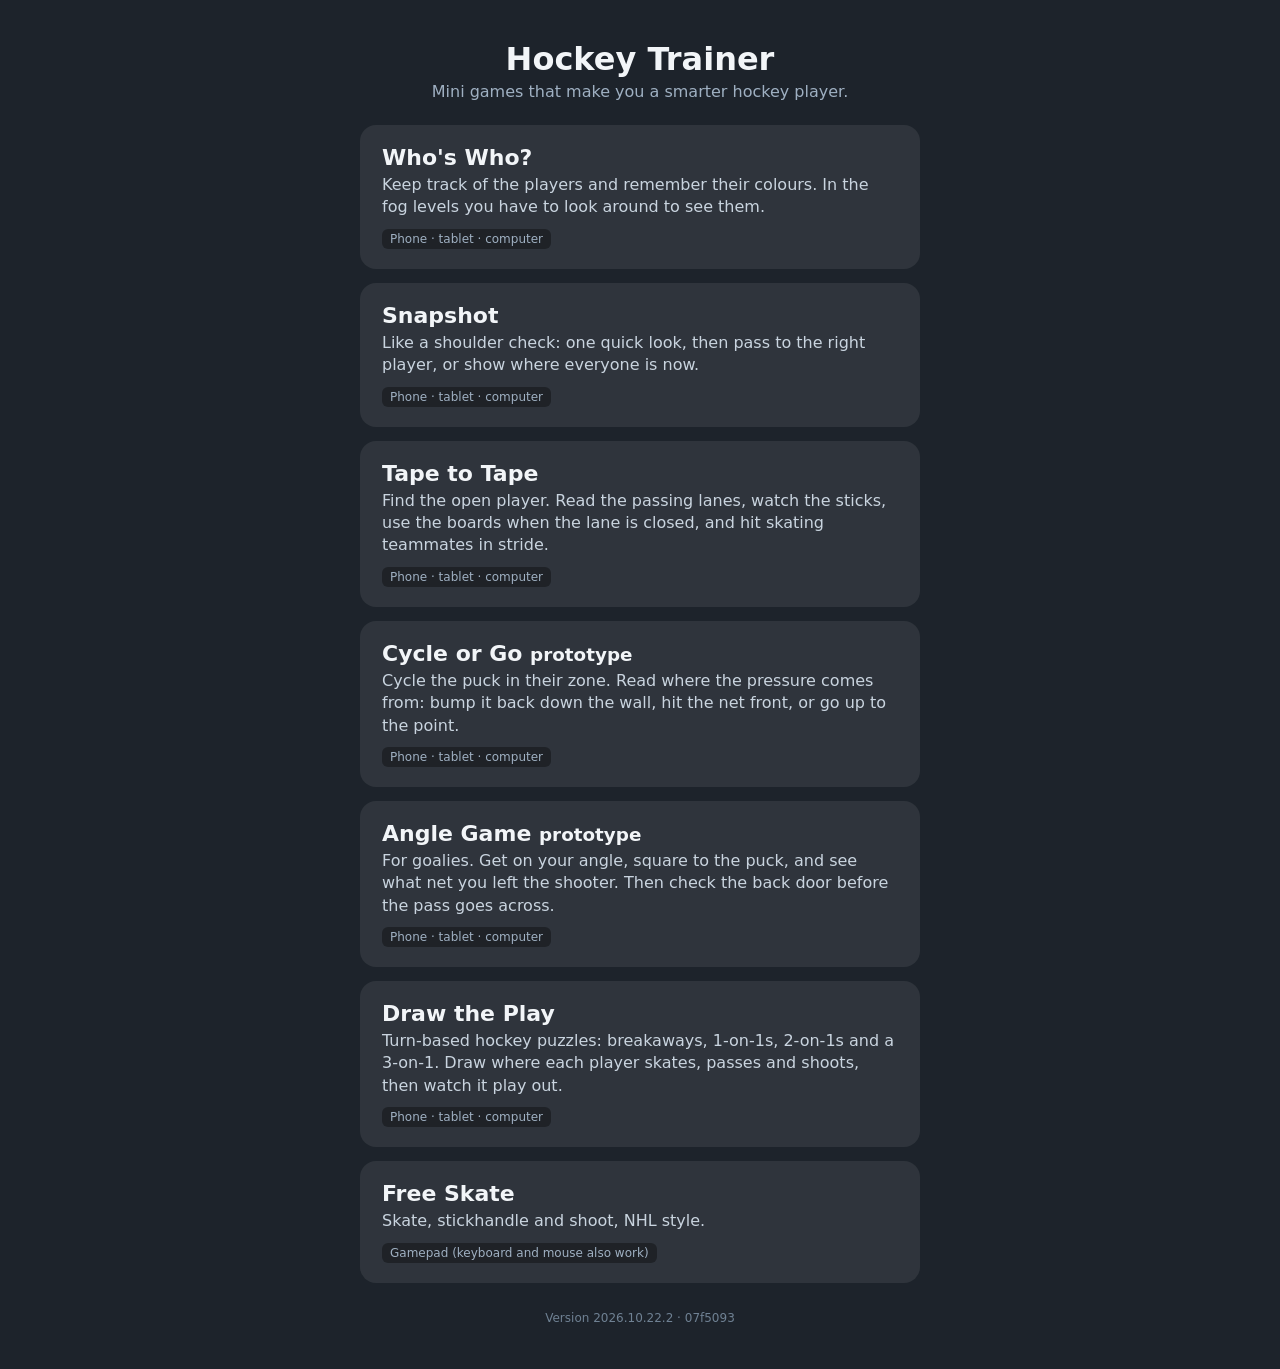
<file: index.html>
<!doctype html>
<html lang="en">
  <head>
    <meta charset="UTF-8" />
    <meta name="viewport" content="width=device-width, initial-scale=1.0, viewport-fit=cover" />
    <meta name="theme-color" content="#1d232b" />
    <link rel="icon" href="favicon.ico" sizes="48x48" />
    <link rel="icon" href="icon.svg" type="image/svg+xml" />
    <link rel="apple-touch-icon" href="apple-touch-icon-180x180.png" />
    <title>Hockey Trainer</title>
    <style>
      * { box-sizing: border-box; }
      body {
        margin: 0; min-height: 100vh; background: #1d232b; color: #f2f5f8;
        font-family: system-ui, -apple-system, 'Segoe UI', sans-serif;
        display: flex; flex-direction: column; align-items: center; padding: 32px 16px;
      }
      h1 { margin: 8px 0 4px; font-size: 32px; }
      p.lead { margin: 0 0 24px; color: #9fb0c2; text-align: center; }
      .games { display: grid; gap: 14px; width: min(560px, 100%); }
      a.game {
        display: block; padding: 18px 20px; border-radius: 16px; text-decoration: none; color: inherit;
        background: rgba(255,255,255,0.08); border: 2px solid transparent;
      }
      a.game:hover, a.game:focus-visible { border-color: #2f7fe0; outline: none; }
      a.game h2 { margin: 0 0 4px; font-size: 22px; }
      a.game p { margin: 0; color: #c9d4df; line-height: 1.4; }
      .tag {
        display: inline-block; margin-top: 10px; padding: 3px 8px; border-radius: 6px;
        font-size: 12px; background: rgba(0,0,0,0.35); color: #9fb0c2;
      }
      #update {
        display: flex; align-items: center; gap: 12px; width: min(560px, 100%); margin-bottom: 18px;
        padding: 10px 12px 10px 16px; border-radius: 12px; background: rgba(47,127,224,0.2);
      }
      .version { margin-top: 28px; font-size: 12px; color: #6f8193; }
      #update[hidden] { display: none; }
      #update span { flex: 1; }
      #update button {
        padding: 8px 14px; border: 0; border-radius: 8px; background: #2f7fe0; color: #fff;
        font: inherit; font-weight: 600; cursor: pointer;
      }
    </style>
    <script type="module" crossorigin src="./assets/main-BuPHjsuk.js"></script>
    <link rel="modulepreload" crossorigin href="./assets/pwa-BG3mUW8S.js">
    <link rel="modulepreload" crossorigin href="./assets/version-DSTBtoS7.js">
  <link rel="manifest" href="./manifest.webmanifest" crossorigin="use-credentials"></head>
  <body>
    <h1>Hockey Trainer</h1>
    <p class="lead">Mini games that make you a smarter hockey player.</p>
    <div id="update" hidden><span>A new version is ready.</span><button>Update</button></div>
    <div class="games">
      <a class="game" href="whoswho.html">
        <h2>Who's Who?</h2>
        <p>Keep track of the players and remember their colours. In the fog levels you have to look around to see them.</p>
        <span class="tag">Phone · tablet · computer</span>
      </a>
      <a class="game" href="snapshot.html">
        <h2>Snapshot</h2>
        <p>Like a shoulder check: one quick look, then pass to the right player, or show where everyone is now.</p>
        <span class="tag">Phone · tablet · computer</span>
      </a>
      <a class="game" href="tapetotape.html">
        <h2>Tape to Tape</h2>
        <p>Find the open player. Read the passing lanes, watch the sticks, use the boards when the lane is closed, and hit skating teammates in stride.</p>
        <span class="tag">Phone · tablet · computer</span>
      </a>
      <a class="game" href="cycle.html">
        <h2>Cycle or Go <small>prototype</small></h2>
        <p>Cycle the puck in their zone. Read where the pressure comes from: bump it back down the wall, hit the net front, or go up to the point.</p>
        <span class="tag">Phone · tablet · computer</span>
      </a>
      <a class="game" href="goalie.html">
        <h2>Angle Game <small>prototype</small></h2>
        <p>For goalies. Get on your angle, square to the puck, and see what net you left the shooter. Then check the back door before the pass goes across.</p>
        <span class="tag">Phone · tablet · computer</span>
      </a>
      <a class="game" href="drawplay.html">
        <h2>Draw the Play</h2>
        <p>Turn-based hockey puzzles: breakaways, 1-on-1s, 2-on-1s and a 3-on-1. Draw where each player skates, passes and shoots, then watch it play out.</p>
        <span class="tag">Phone · tablet · computer</span>
      </a>
      <a class="game" href="sandbox.html">
        <h2>Free Skate</h2>
        <p>Skate, stickhandle and shoot, NHL style.</p>
        <span class="tag">Gamepad (keyboard and mouse also work)</span>
      </a>
    </div>
    <p class="version" data-version></p>
  </body>
</html>
</file>
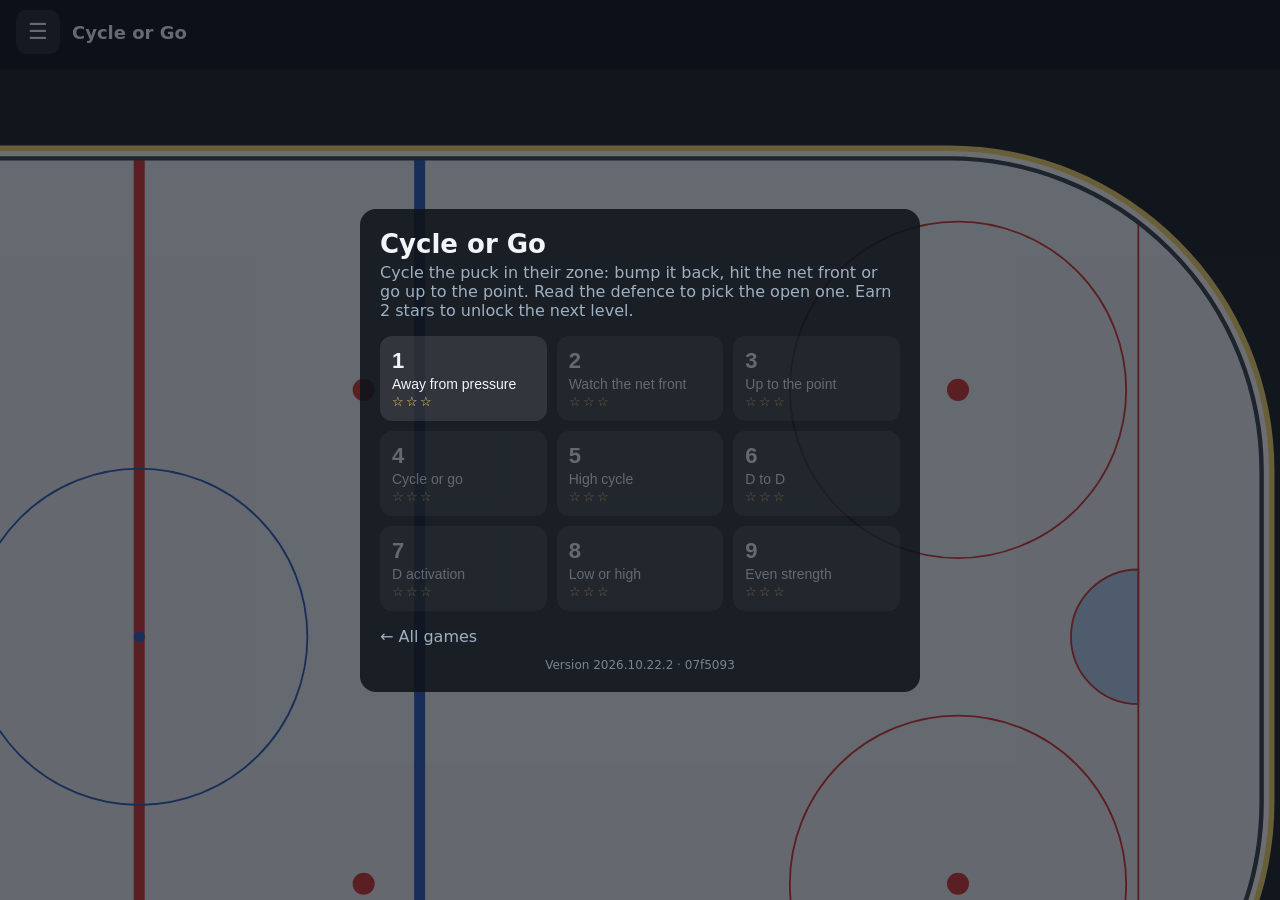
<file: cycle.html>
<!doctype html>
<html lang="en">
  <head>
    <meta charset="UTF-8" />
    <meta name="viewport" content="width=device-width, initial-scale=1.0, maximum-scale=1.0, user-scalable=no, viewport-fit=cover" />
    <meta name="theme-color" content="#1d232b" />
    <link rel="icon" href="favicon.ico" sizes="48x48" />
    <link rel="icon" href="icon.svg" type="image/svg+xml" />
    <link rel="apple-touch-icon" href="apple-touch-icon-180x180.png" />
    <title>Cycle or Go</title>
    <script type="module" crossorigin src="./assets/cycle-C-0TlZ2o.js"></script>
    <link rel="modulepreload" crossorigin href="./assets/pwa-BG3mUW8S.js">
    <link rel="modulepreload" crossorigin href="./assets/fps-CtkHft6i.js">
    <link rel="modulepreload" crossorigin href="./assets/draw-OoC0JJEW.js">
    <link rel="modulepreload" crossorigin href="./assets/version-DSTBtoS7.js">
    <link rel="modulepreload" crossorigin href="./assets/timer-CuZj81FU.js">
    <link rel="stylesheet" crossorigin href="./assets/draw-BAU08w7h.css">
  <link rel="manifest" href="./manifest.webmanifest" crossorigin="use-credentials"></head>
  <body>
    <canvas id="field"></canvas>
    <header id="top">
      <button id="btn-levels" aria-label="Levels">&#9776;</button>
      <div id="title"></div>
      <div id="stars"></div>
    </header>
    <div id="timer"><div id="timer-fill"></div></div>
    <div id="message"></div>
    <footer id="bottom"></footer>
    <div id="levels">
      <div class="panel">
        <h1>Cycle or Go</h1>
        <p>Cycle the puck in their zone: bump it back, hit the net front or go up to the point. Read the defence to pick the open one. Earn 2 stars to unlock the next level.</p>
        <div id="levels-grid"></div>
        <a class="home" href="./">&larr; All games</a>
        <p class="version" data-version></p>
      </div>
    </div>
  </body>
</html>
</file>
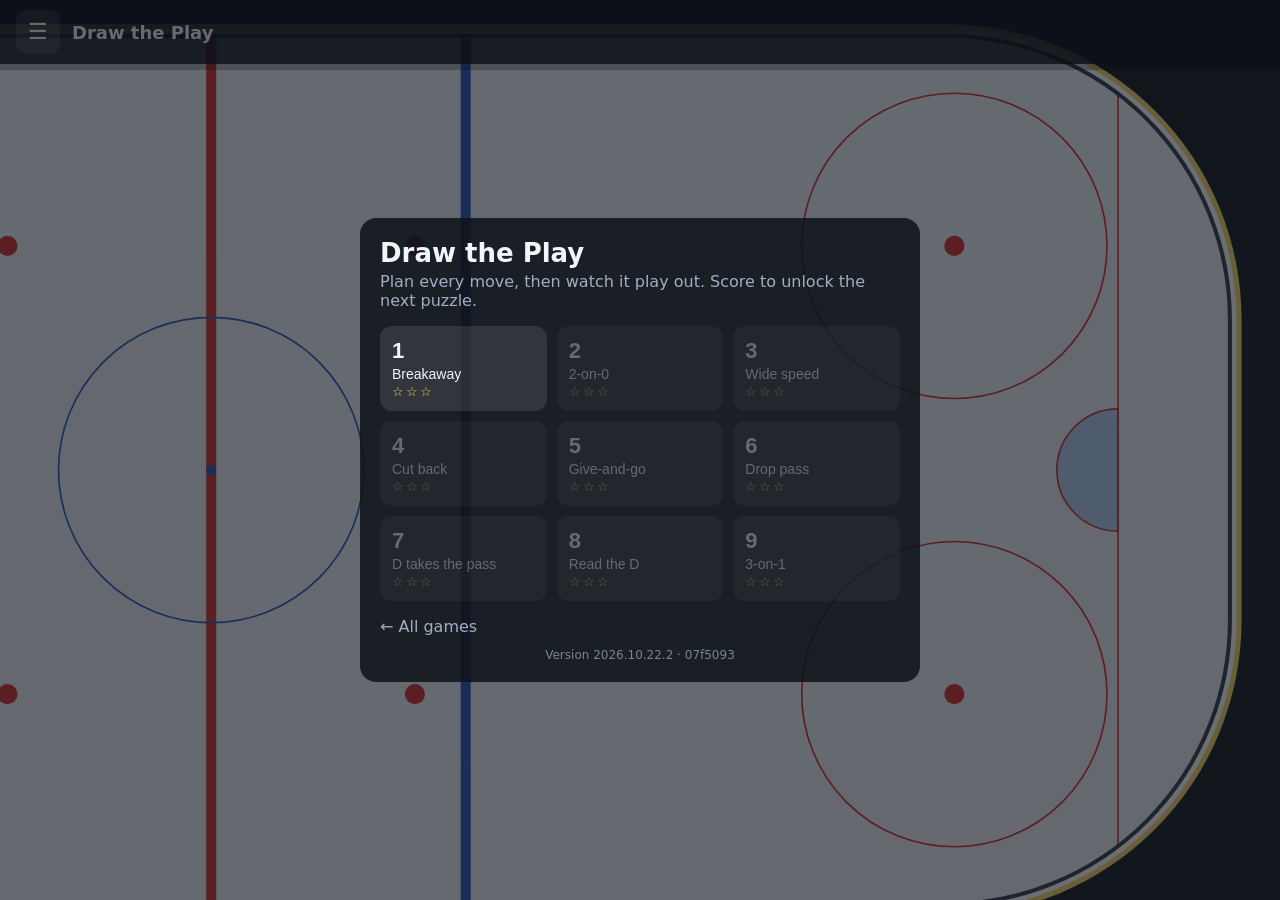
<file: drawplay.html>
<!doctype html>
<html lang="en">
  <head>
    <meta charset="UTF-8" />
    <meta name="viewport" content="width=device-width, initial-scale=1.0, maximum-scale=1.0, user-scalable=no, viewport-fit=cover" />
    <meta name="theme-color" content="#1d232b" />
    <link rel="icon" href="favicon.ico" sizes="48x48" />
    <link rel="icon" href="icon.svg" type="image/svg+xml" />
    <link rel="apple-touch-icon" href="apple-touch-icon-180x180.png" />
    <title>Draw the Play</title>
    <script type="module" crossorigin src="./assets/drawplay-CTW6RQ1U.js"></script>
    <link rel="modulepreload" crossorigin href="./assets/pwa-BG3mUW8S.js">
    <link rel="modulepreload" crossorigin href="./assets/fps-CtkHft6i.js">
    <link rel="modulepreload" crossorigin href="./assets/draw-OoC0JJEW.js">
    <link rel="modulepreload" crossorigin href="./assets/version-DSTBtoS7.js">
    <link rel="modulepreload" crossorigin href="./assets/rng-CvEn6HJp.js">
    <link rel="stylesheet" crossorigin href="./assets/draw-BAU08w7h.css">
  <link rel="manifest" href="./manifest.webmanifest" crossorigin="use-credentials"></head>
  <body>
    <canvas id="field"></canvas>
    <header id="top">
      <button id="btn-levels" aria-label="Levels">&#9776;</button>
      <div id="title"></div>
      <div id="stars"></div>
    </header>
    <div id="timer"><div id="timer-fill"></div></div>
    <div id="message"></div>
    <div id="drag-label"></div>
    <footer id="bottom"></footer>
    <div id="levels">
      <div class="panel">
        <h1>Draw the Play</h1>
        <p>Plan every move, then watch it play out. Score to unlock the next puzzle.</p>
        <div id="levels-grid"></div>
        <a class="home" href="./">&larr; All games</a>
        <p class="version" data-version></p>
      </div>
    </div>
  </body>
</html>
</file>
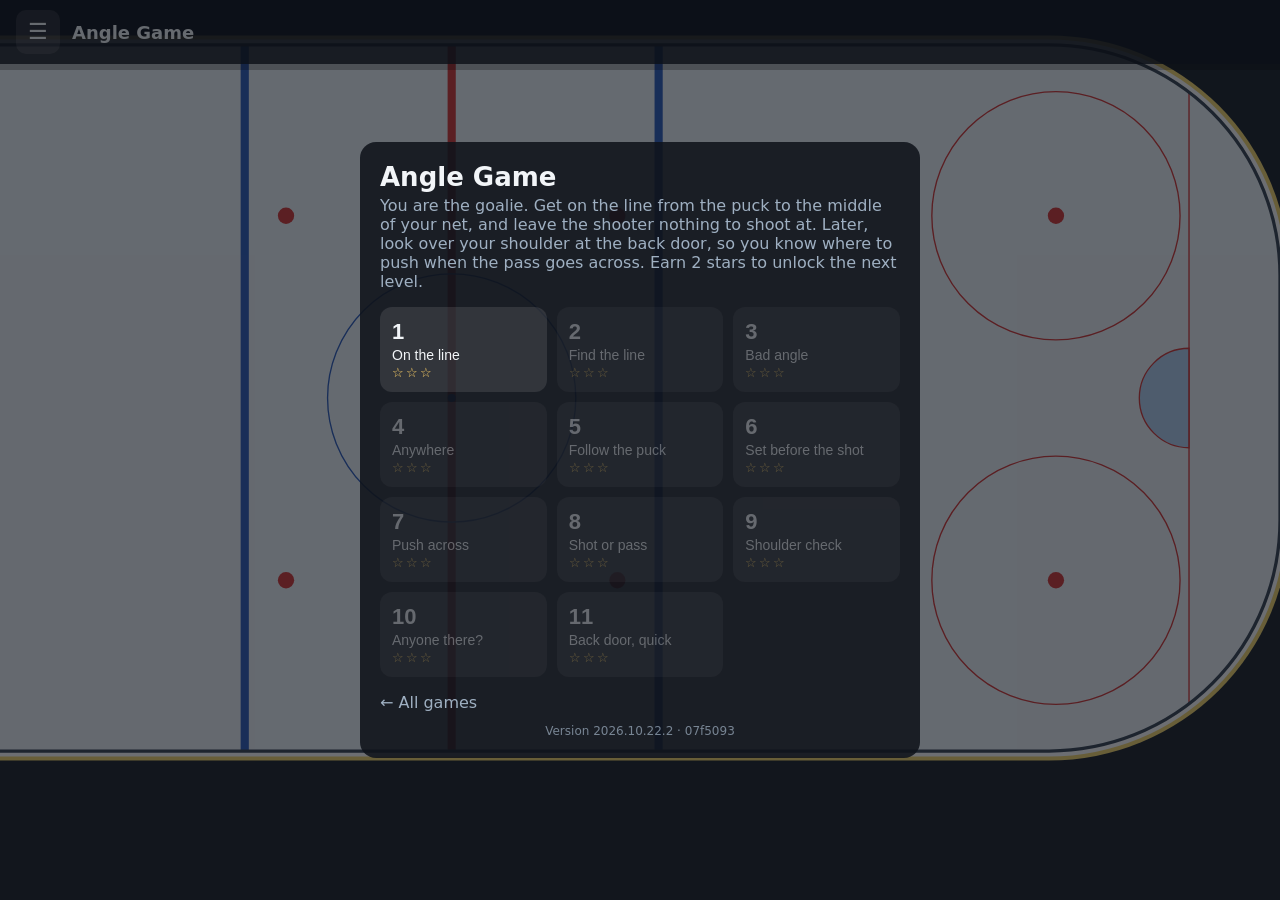
<file: goalie.html>
<!doctype html>
<html lang="en">
  <head>
    <meta charset="UTF-8" />
    <meta name="viewport" content="width=device-width, initial-scale=1.0, maximum-scale=1.0, user-scalable=no, viewport-fit=cover" />
    <meta name="theme-color" content="#1d232b" />
    <link rel="icon" href="favicon.ico" sizes="48x48" />
    <link rel="icon" href="icon.svg" type="image/svg+xml" />
    <link rel="apple-touch-icon" href="apple-touch-icon-180x180.png" />
    <title>Angle Game</title>
    <script type="module" crossorigin src="./assets/goalie-B-a6rENj.js"></script>
    <link rel="modulepreload" crossorigin href="./assets/pwa-BG3mUW8S.js">
    <link rel="modulepreload" crossorigin href="./assets/fps-CtkHft6i.js">
    <link rel="modulepreload" crossorigin href="./assets/draw-OoC0JJEW.js">
    <link rel="modulepreload" crossorigin href="./assets/version-DSTBtoS7.js">
    <link rel="modulepreload" crossorigin href="./assets/timer-CuZj81FU.js">
    <link rel="stylesheet" crossorigin href="./assets/draw-BAU08w7h.css">
  <link rel="manifest" href="./manifest.webmanifest" crossorigin="use-credentials"></head>
  <body>
    <canvas id="field"></canvas>
    <header id="top">
      <button id="btn-levels" aria-label="Levels">&#9776;</button>
      <div id="title"></div>
      <div id="stars"></div>
    </header>
    <div id="timer"><div id="timer-fill"></div></div>
    <div id="message"></div>
    <footer id="bottom"></footer>
    <div id="levels">
      <div class="panel">
        <h1>Angle Game</h1>
        <p>You are the goalie. Get on the line from the puck to the middle of your net, and leave the shooter nothing to shoot at. Later, look over your shoulder at the back door, so you know where to push when the pass goes across. Earn 2 stars to unlock the next level.</p>
        <div id="levels-grid"></div>
        <a class="home" href="./">&larr; All games</a>
        <p class="version" data-version></p>
      </div>
    </div>
  </body>
</html>
</file>
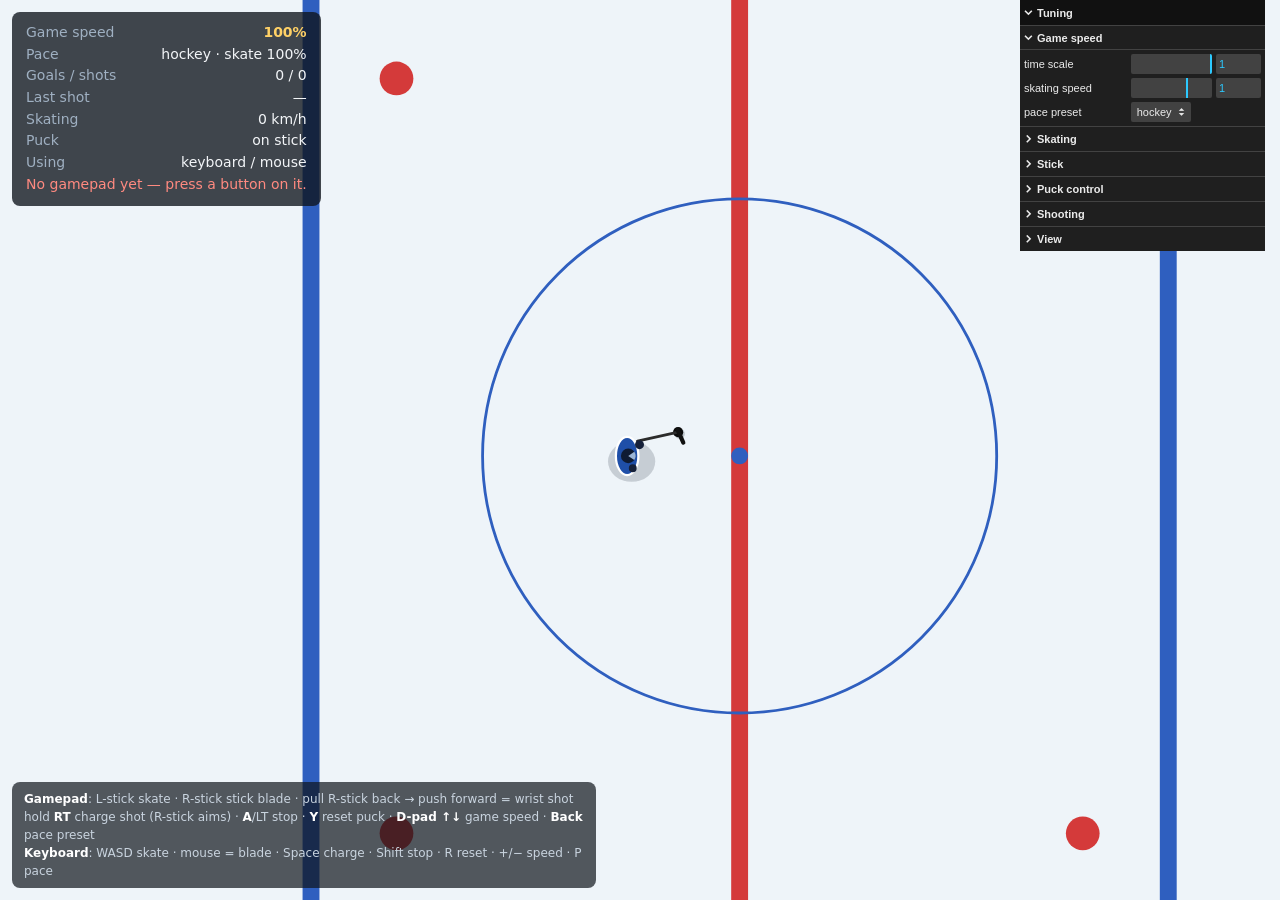
<file: sandbox.html>
<!doctype html>
<html lang="en">
  <head>
    <meta charset="UTF-8" />
    <meta name="viewport" content="width=device-width, initial-scale=1.0" />
    <meta name="theme-color" content="#1d232b" />
    <link rel="icon" href="favicon.ico" sizes="48x48" />
    <link rel="icon" href="icon.svg" type="image/svg+xml" />
    <link rel="apple-touch-icon" href="apple-touch-icon-180x180.png" />
    <title>Free Skate</title>
    <script type="module" crossorigin src="./assets/sandbox-BGHG4WSK.js"></script>
    <link rel="modulepreload" crossorigin href="./assets/pwa-BG3mUW8S.js">
    <link rel="modulepreload" crossorigin href="./assets/loop-9RYcbCcn.js">
    <link rel="modulepreload" crossorigin href="./assets/fps-CtkHft6i.js">
    <link rel="stylesheet" crossorigin href="./assets/sandbox-CfsQkz64.css">
  <link rel="manifest" href="./manifest.webmanifest" crossorigin="use-credentials"></head>
  <body>
    <canvas id="game"></canvas>
    <div id="hud"></div>
    <div id="help"></div>
    <div id="banner"></div>
  </body>
</html>
</file>
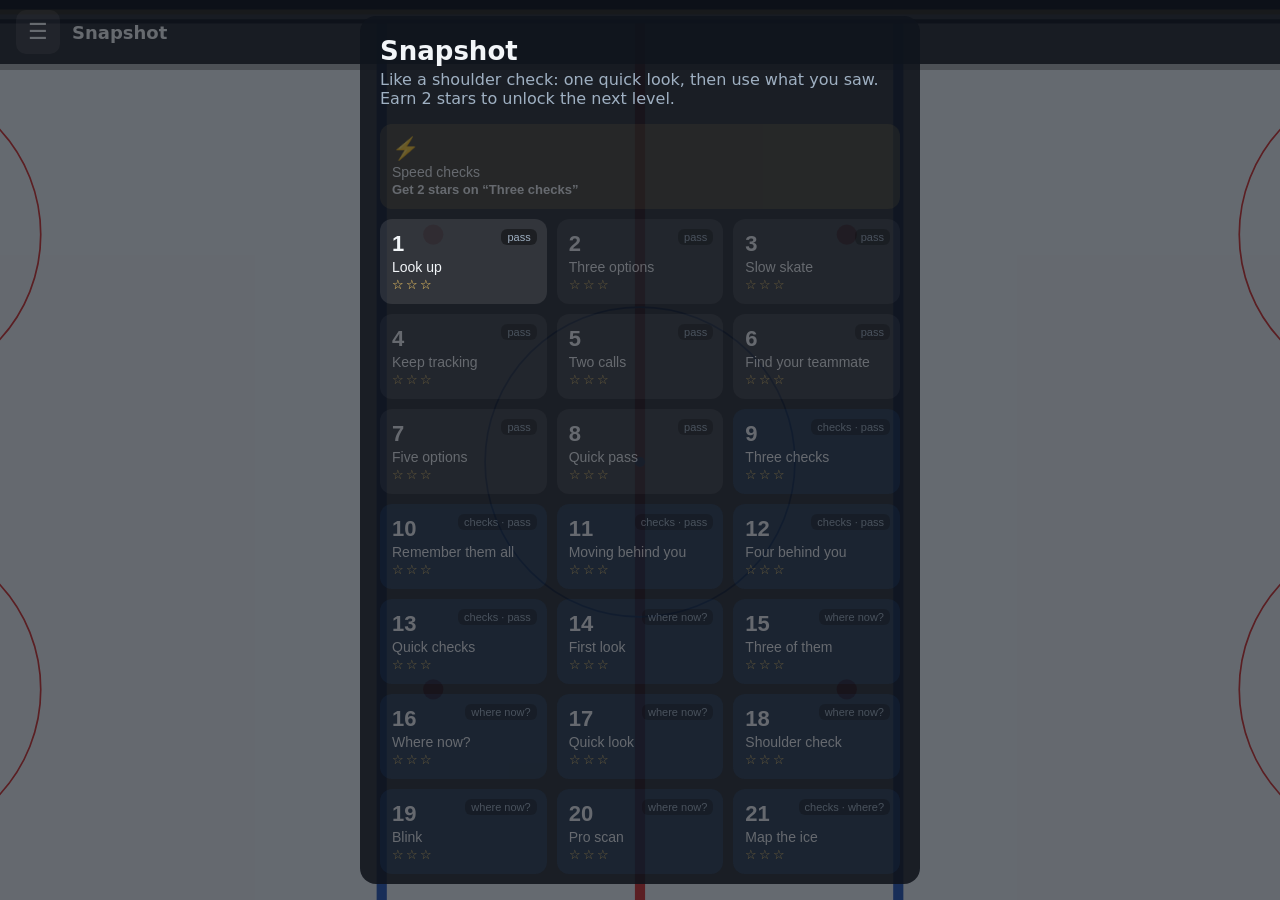
<file: snapshot.html>
<!doctype html>
<html lang="en">
  <head>
    <meta charset="UTF-8" />
    <meta name="viewport" content="width=device-width, initial-scale=1.0, maximum-scale=1.0, user-scalable=no, viewport-fit=cover" />
    <meta name="theme-color" content="#1d232b" />
    <link rel="icon" href="favicon.ico" sizes="48x48" />
    <link rel="icon" href="icon.svg" type="image/svg+xml" />
    <link rel="apple-touch-icon" href="apple-touch-icon-180x180.png" />
    <title>Snapshot</title>
    <script type="module" crossorigin src="./assets/snapshot-7e4abUgj.js"></script>
    <link rel="modulepreload" crossorigin href="./assets/pwa-BG3mUW8S.js">
    <link rel="modulepreload" crossorigin href="./assets/fps-CtkHft6i.js">
    <link rel="modulepreload" crossorigin href="./assets/draw-OoC0JJEW.js">
    <link rel="modulepreload" crossorigin href="./assets/version-DSTBtoS7.js">
    <link rel="modulepreload" crossorigin href="./assets/timer-CuZj81FU.js">
    <link rel="modulepreload" crossorigin href="./assets/rng-CvEn6HJp.js">
    <link rel="modulepreload" crossorigin href="./assets/motion-C6vVETmp.js">
    <link rel="stylesheet" crossorigin href="./assets/draw-BAU08w7h.css">
  <link rel="manifest" href="./manifest.webmanifest" crossorigin="use-credentials"></head>
  <body>
    <canvas id="field"></canvas>
    <header id="top">
      <button id="btn-levels" aria-label="Levels">&#9776;</button>
      <div id="title"></div>
      <div id="stars"></div>
    </header>
    <div id="timer"><div id="timer-fill"></div></div>
    <div id="message"></div>
    <footer id="bottom"></footer>
    <div id="levels">
      <div class="panel">
        <h1>Snapshot</h1>
        <p>Like a shoulder check: one quick look, then use what you saw. Earn 2 stars to unlock the next level.</p>
        <div id="levels-grid"></div>
        <a class="home" href="./">&larr; All games</a>
        <p class="version" data-version></p>
      </div>
    </div>
  </body>
</html>
</file>
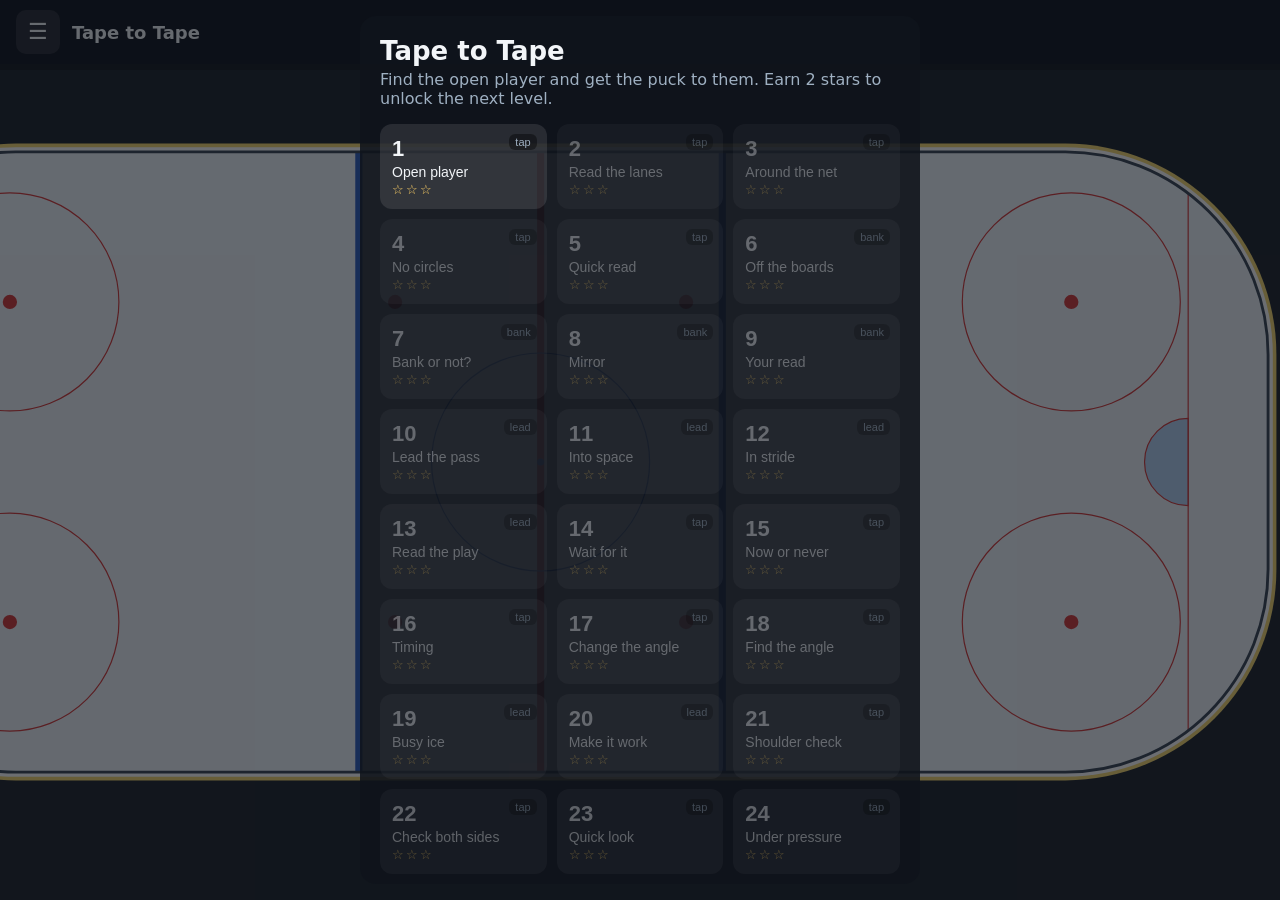
<file: tapetotape.html>
<!doctype html>
<html lang="en">
  <head>
    <meta charset="UTF-8" />
    <meta name="viewport" content="width=device-width, initial-scale=1.0, maximum-scale=1.0, user-scalable=no, viewport-fit=cover" />
    <meta name="theme-color" content="#1d232b" />
    <link rel="icon" href="favicon.ico" sizes="48x48" />
    <link rel="icon" href="icon.svg" type="image/svg+xml" />
    <link rel="apple-touch-icon" href="apple-touch-icon-180x180.png" />
    <title>Tape to Tape</title>
    <script type="module" crossorigin src="./assets/tapetotape-DqRwcv45.js"></script>
    <link rel="modulepreload" crossorigin href="./assets/pwa-BG3mUW8S.js">
    <link rel="modulepreload" crossorigin href="./assets/fps-CtkHft6i.js">
    <link rel="modulepreload" crossorigin href="./assets/draw-OoC0JJEW.js">
    <link rel="modulepreload" crossorigin href="./assets/version-DSTBtoS7.js">
    <link rel="modulepreload" crossorigin href="./assets/timer-CuZj81FU.js">
    <link rel="modulepreload" crossorigin href="./assets/rng-CvEn6HJp.js">
    <link rel="modulepreload" crossorigin href="./assets/field-1wS46UQS.js">
    <link rel="modulepreload" crossorigin href="./assets/motion-C6vVETmp.js">
    <link rel="stylesheet" crossorigin href="./assets/draw-BAU08w7h.css">
  <link rel="manifest" href="./manifest.webmanifest" crossorigin="use-credentials"></head>
  <body>
    <canvas id="field"></canvas>
    <header id="top">
      <button id="btn-levels" aria-label="Levels">&#9776;</button>
      <div id="title"></div>
      <div id="stars"></div>
    </header>
    <div id="timer"><div id="timer-fill"></div></div>
    <div id="message"></div>
    <footer id="bottom"></footer>
    <div id="levels">
      <div class="panel">
        <h1>Tape to Tape</h1>
        <p>Find the open player and get the puck to them. Earn 2 stars to unlock the next level.</p>
        <div id="levels-grid"></div>
        <a class="home" href="./">&larr; All games</a>
        <p class="version" data-version></p>
      </div>
    </div>
  </body>
</html>
</file>
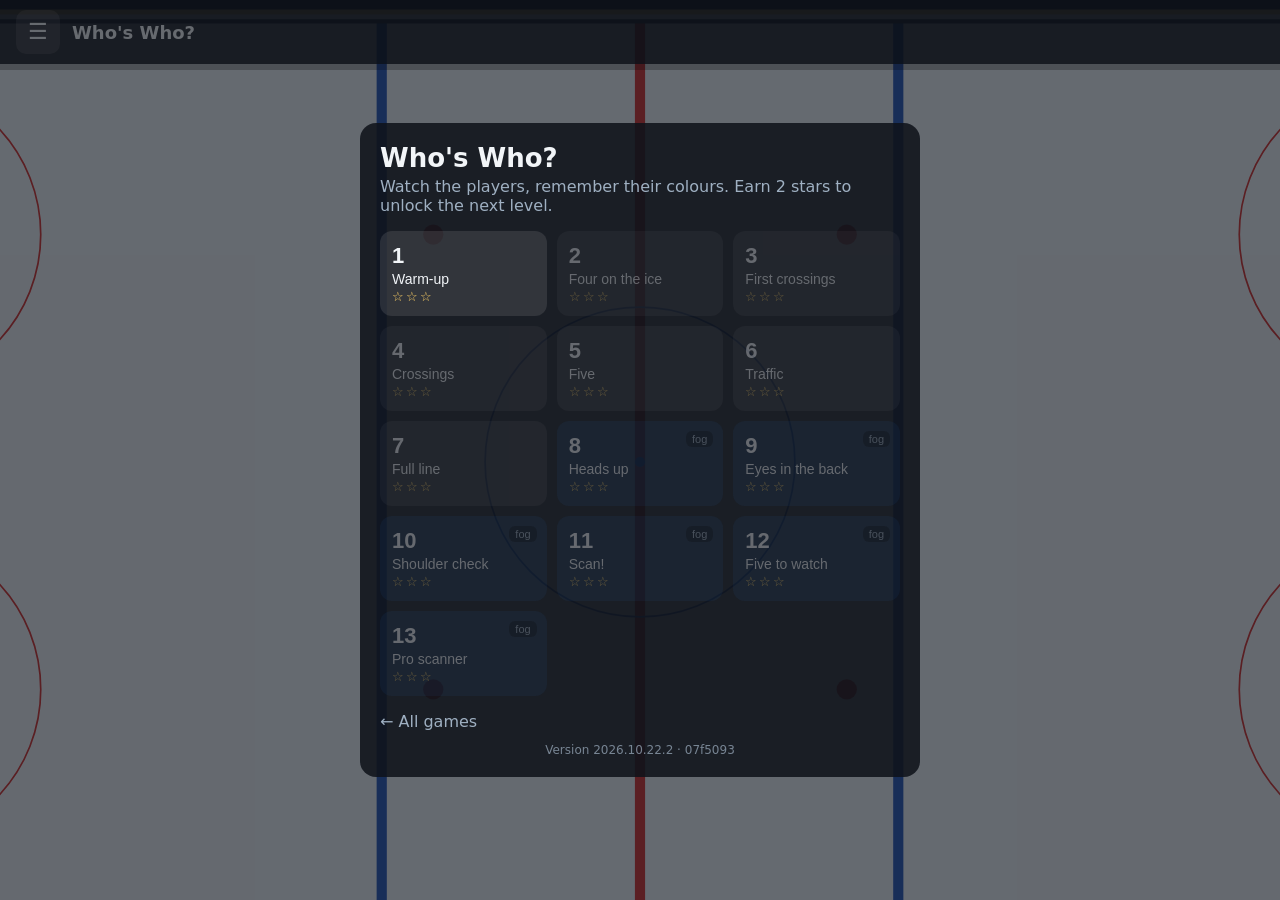
<file: whoswho.html>
<!doctype html>
<html lang="en">
  <head>
    <meta charset="UTF-8" />
    <meta name="viewport" content="width=device-width, initial-scale=1.0, maximum-scale=1.0, user-scalable=no, viewport-fit=cover" />
    <meta name="theme-color" content="#1d232b" />
    <link rel="icon" href="favicon.ico" sizes="48x48" />
    <link rel="icon" href="icon.svg" type="image/svg+xml" />
    <link rel="apple-touch-icon" href="apple-touch-icon-180x180.png" />
    <title>Who's Who?</title>
    <script type="module" crossorigin src="./assets/whoswho-Tm4iI43w.js"></script>
    <link rel="modulepreload" crossorigin href="./assets/pwa-BG3mUW8S.js">
    <link rel="modulepreload" crossorigin href="./assets/fps-CtkHft6i.js">
    <link rel="modulepreload" crossorigin href="./assets/draw-OoC0JJEW.js">
    <link rel="modulepreload" crossorigin href="./assets/loop-9RYcbCcn.js">
    <link rel="modulepreload" crossorigin href="./assets/rng-CvEn6HJp.js">
    <link rel="modulepreload" crossorigin href="./assets/field-1wS46UQS.js">
    <link rel="modulepreload" crossorigin href="./assets/version-DSTBtoS7.js">
    <link rel="modulepreload" crossorigin href="./assets/timer-CuZj81FU.js">
    <link rel="stylesheet" crossorigin href="./assets/draw-BAU08w7h.css">
  <link rel="manifest" href="./manifest.webmanifest" crossorigin="use-credentials"></head>
  <body>
    <canvas id="field"></canvas>
    <header id="top">
      <button id="btn-levels" aria-label="Levels">&#9776;</button>
      <div id="title"></div>
      <div id="stars"></div>
    </header>
    <div id="timer"><div id="timer-fill"></div></div>
    <div id="message"></div>
    <footer id="bottom"></footer>
    <div id="levels">
      <div class="panel">
        <h1>Who's Who?</h1>
        <p>Watch the players, remember their colours. Earn 2 stars to unlock the next level.</p>
        <div id="levels-grid"></div>
        <a class="home" href="./">&larr; All games</a>
        <p class="version" data-version></p>
      </div>
    </div>
  </body>
</html>
</file>
<file: assets/draw-BAU08w7h.css>
:root{--bg: #1d232b;--panel: rgba(15, 20, 28, .88);--text: #f2f5f8;--muted: #9fb0c2;--accent: #2f7fe0;--gold: #ffd166}*{box-sizing:border-box}html,body{margin:0;height:100%;overflow:hidden;background:var(--bg);color:var(--text);font-family:system-ui,-apple-system,Segoe UI,sans-serif;-webkit-user-select:none;user-select:none;-webkit-tap-highlight-color:transparent}#field{display:block;width:100vw;height:100vh;touch-action:none}#top{position:fixed;top:0;left:0;right:0;height:64px;display:flex;align-items:center;gap:12px;padding:env(safe-area-inset-top) 16px 0;background:var(--panel)}#top #title{flex:1;font-weight:700;font-size:18px;white-space:nowrap;overflow:hidden;text-overflow:ellipsis}#top #stars{color:var(--gold);font-size:20px;letter-spacing:2px}#btn-levels{width:44px;height:44px;border-radius:10px;border:0;background:#ffffff1a;color:var(--text);font-size:22px;cursor:pointer}#timer{position:fixed;top:64px;left:0;right:0;height:6px;background:#00000040}#timer-fill{height:100%;width:100%;background:var(--gold);transform:scaleX(0);transform-origin:left}#message{position:fixed;top:70px;left:0;right:0;height:60px;overflow:hidden;display:flex;align-items:center;justify-content:center;padding:4px 16px;font-size:17px;line-height:1.3;text-align:center;background:var(--panel);pointer-events:none;opacity:0;transition:opacity .2s}#message>span{max-width:560px}#message.show{opacity:1}.round-stars{color:var(--gold);letter-spacing:2px;white-space:nowrap}#bottom{position:fixed;left:0;right:0;bottom:0;min-height:112px;padding:12px 16px calc(12px + env(safe-area-inset-bottom));display:flex;flex-wrap:wrap;align-items:center;justify-content:center;gap:10px}#bottom:empty{display:none}#bottom:has(>.result){flex-direction:column;flex-wrap:nowrap;gap:12px;padding-top:16px;background:#0f141c;border-radius:18px 18px 0 0;box-shadow:0 -4px 16px #0000004d;animation:sheet-up .25s ease-out}#bottom .result{max-width:560px;font-size:17px;line-height:1.4;text-align:center}#bottom .buttons{display:flex;flex-wrap:wrap;justify-content:center;gap:10px}@keyframes sheet-up{0%{transform:translateY(100%)}}#intro{position:fixed;top:0;right:0;bottom:0;left:0;display:none;align-items:center;justify-content:center;padding:80px 16px 24px;background:#0a0e1459}#intro.show{display:flex}#intro .card{width:min(480px,100%);max-height:100%;overflow:auto;padding:22px 20px 20px;display:flex;flex-direction:column;align-items:center;gap:18px;background:var(--panel);border-radius:18px;box-shadow:0 6px 24px #0006}#intro p{margin:0;font-size:19px;line-height:1.45;text-align:center}button.big{min-width:112px;height:56px;padding:0 20px;border-radius:14px;border:0;font-size:18px;font-weight:700;color:var(--text);background:#364152;cursor:pointer;box-shadow:0 2px 8px #00000040}button.big.primary{background:var(--accent)}button.big:disabled{opacity:.4;cursor:default}.palette{display:flex;gap:10px;justify-content:center;flex-wrap:wrap}.chip{width:52px;height:52px;border-radius:50%;border:3px solid #1b2430;background:var(--c);cursor:pointer;padding:10px;transition:transform .1s}.chip svg{width:100%;height:100%;fill:#fff}.chip.used{opacity:.35}.chip.picked{transform:scale(1.15);border-color:#fff}#levels{position:fixed;top:0;right:0;bottom:0;left:0;display:none;align-items:center;justify-content:center;background:#0a0e1499;padding:16px}#levels.show{display:flex}#levels .panel{width:min(560px,100%);max-height:100%;overflow:auto;background:var(--panel);border-radius:16px;padding:20px}#levels h1{margin:0 0 4px;font-size:26px}#levels p{margin:0 0 16px;color:var(--muted)}#levels-grid{display:grid;grid-template-columns:repeat(auto-fill,minmax(150px,1fr));gap:10px}#levels .version{margin:12px 0 0;font-size:12px;color:var(--muted);opacity:.7;text-align:center}.level{position:relative;display:flex;flex-direction:column;align-items:flex-start;gap:2px;padding:12px;border-radius:12px;border:0;text-align:left;cursor:pointer;background:#ffffff1a;color:var(--text)}.level .num{font-size:22px;font-weight:800}.level .name{font-size:14px}.level .stars{color:var(--gold);letter-spacing:2px}.level .time{font-size:13px;font-weight:700;color:var(--text)}.level .badge{position:absolute;top:10px;right:10px;font-size:11px;padding:2px 6px;border-radius:6px;background:#0006;color:var(--muted)}.level.fog{background:#2f7fe02e}.level.speed{grid-column:1 / -1;background:#ffd16629}.gold{color:var(--gold)}.level.locked{opacity:.35;cursor:default}.home{display:inline-block;margin-top:16px;color:var(--muted);text-decoration:none}#drag-label{position:fixed;left:0;top:0;padding:6px 12px;border-radius:10px;font-weight:800;font-size:16px;color:#1b2430;background:#fff;pointer-events:none;opacity:0;box-shadow:0 2px 10px #0000004d}#drag-label.show{opacity:1}#drag-label[data-kind=pass],#drag-label[data-kind=pass-space]{background:#ffd166}#drag-label[data-kind=shoot]{background:#ff8a3d}#drag-label[data-kind=none]{background:#9aa5b1}#bottom{pointer-events:none}#bottom>*{pointer-events:auto}@media(orientation:landscape)and (max-height:519px){#message{top:84px;left:12px;right:auto;height:auto;display:block;padding:10px 14px;border-radius:12px;text-align:left;width:clamp(150px,calc((100vw - 70vh)/2 - 24px),260px);font-size:15px}#bottom:has(>.result){padding-top:12px;border-radius:18px 0 0 18px;animation-name:sheet-in}#bottom .result{font-size:15px;text-align:left}#bottom .buttons{flex-direction:column}@keyframes sheet-in{0%{transform:translate(100%)}}#intro{padding:76px 16px 12px}#intro .card{gap:12px;padding:16px}#intro p{font-size:17px}#bottom{top:72px;left:auto;right:0;bottom:0;min-height:0;width:auto;max-width:30vw;flex-direction:column;flex-wrap:nowrap;justify-content:center;padding:8px 12px calc(8px + env(safe-area-inset-bottom))}#bottom .palette{flex-direction:column;flex-wrap:wrap;max-height:calc(100vh - 160px)}button.big{min-width:96px;height:48px;font-size:16px}.chip{width:44px;height:44px;padding:8px}}#decision{position:fixed;top:42%;left:50%;transform:translate(-50%,-50%) scale(.6);display:flex;flex-direction:column;align-items:center;gap:2px;padding:12px 28px;border-radius:18px;background:var(--panel);pointer-events:none;opacity:0;transition:opacity .15s,transform .25s cubic-bezier(.3,1.6,.6,1)}#decision.show{opacity:1;transform:translate(-50%,-50%) scale(1)}#decision .label{font-size:14px;color:var(--muted);text-transform:uppercase;letter-spacing:1px}#decision .value{white-space:nowrap;font-size:64px;font-weight:800;line-height:1.05;font-variant-numeric:tabular-nums}#decision .best{font-size:18px;font-weight:800;color:var(--gold)}@media(orientation:landscape)and (max-height:519px){#decision{top:50%;padding:8px 20px}#decision .value{font-size:48px}}.inline-chip{display:inline-flex;width:26px;height:26px;border-radius:50%;vertical-align:middle;background:var(--c);border:2px solid #1b2430;padding:4px;box-sizing:border-box}.inline-chip svg{width:100%;height:100%;fill:#fff}
</file>
<file: assets/sandbox-CfsQkz64.css>
html,body{margin:0;height:100%;overflow:hidden;background:#1d232b;font-family:system-ui,-apple-system,Segoe UI,sans-serif;color:#f2f5f8}#game{display:block;width:100vw;height:100vh}#hud{position:fixed;top:12px;left:12px;background:#0f141cc7;padding:10px 14px;border-radius:8px;font-size:14px;line-height:1.55;font-variant-numeric:tabular-nums;pointer-events:none;min-width:190px;max-width:340px}#hud .row{display:flex;justify-content:space-between;gap:16px}#hud .label{color:#9fb0c2}#hud .speed{font-weight:700;color:#ffd166}#hud .warn{color:#ff8a80}#help{position:fixed;bottom:12px;left:12px;background:#0f141cb3;padding:8px 12px;border-radius:8px;font-size:12px;line-height:1.5;color:#c9d4df;pointer-events:none;max-width:560px}#help b{color:#fff}#banner{position:fixed;top:22%;left:0;right:0;text-align:center;font-size:64px;font-weight:800;letter-spacing:4px;color:#ff5d5d;text-shadow:0 4px 18px rgba(0,0,0,.5);pointer-events:none;opacity:0;transition:opacity .25s}#banner.show{opacity:1}
</file>
